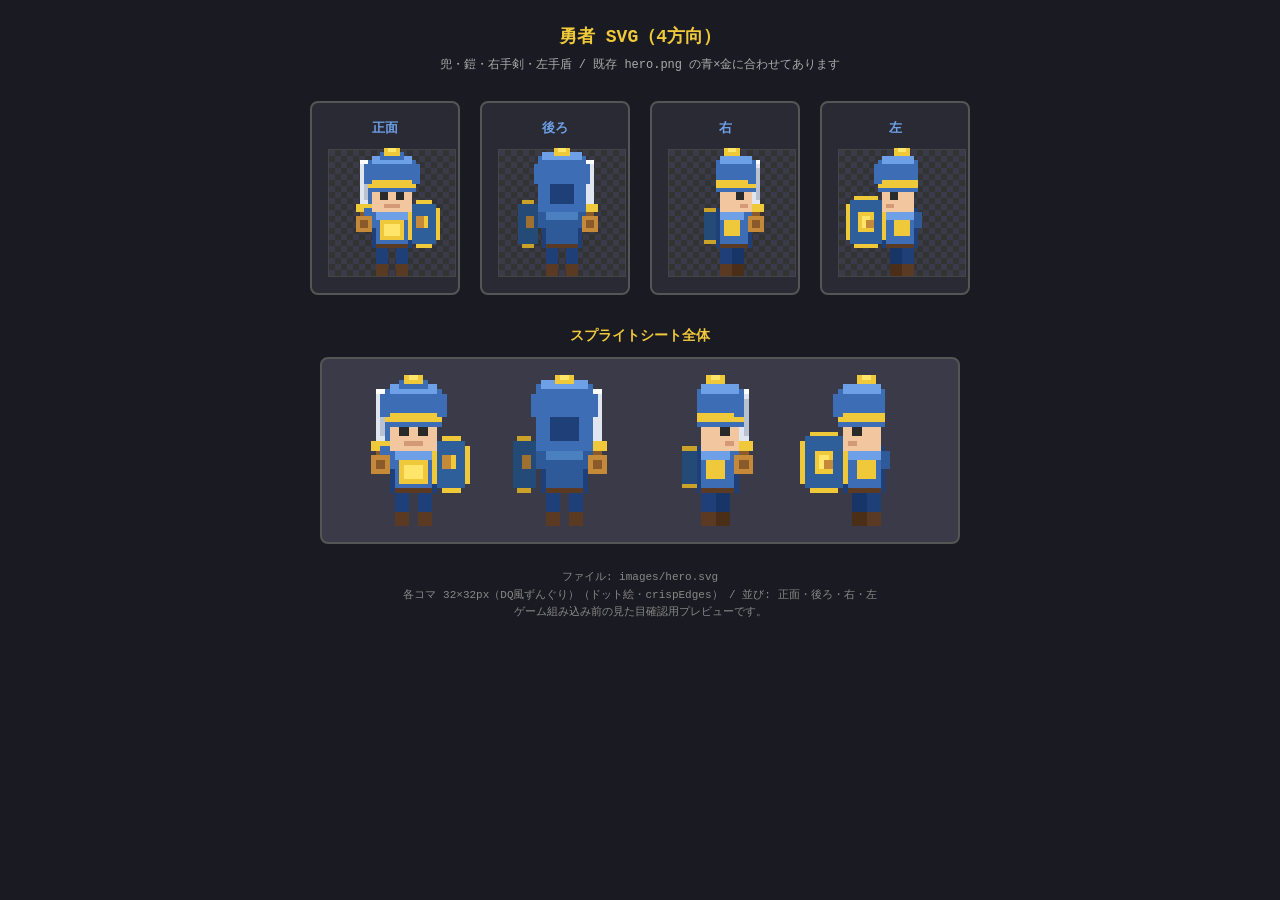
<file: hero-preview.html>
<!DOCTYPE html>
<html lang="ja">
<head>
  <meta charset="UTF-8">
  <meta name="viewport" content="width=device-width, initial-scale=1.0">
  <title>勇者SVGプレビュー — 018-rpg</title>
  <style>
    * { box-sizing: border-box; }
    body {
      margin: 0;
      min-height: 100vh;
      background: #1a1a22;
      color: #eee;
      font-family: "Courier New", monospace;
      padding: 24px 16px 40px;
    }
    h1 {
      text-align: center;
      font-size: 18px;
      color: #f0c93a;
      margin: 0 0 8px;
    }
    p {
      text-align: center;
      font-size: 12px;
      color: #aaa;
      margin: 0 0 28px;
    }
    .row {
      display: flex;
      flex-wrap: wrap;
      justify-content: center;
      gap: 20px;
      max-width: 720px;
      margin: 0 auto 32px;
    }
    .card {
      background: #2a2a35;
      border: 2px solid #555;
      border-radius: 8px;
      padding: 16px;
      width: 150px;
      text-align: center;
    }
    .card h2 {
      margin: 0 0 12px;
      font-size: 13px;
      color: #6ea0e8;
    }
    .stage {
      width: 128px;
      height: 128px;
      margin: 0 auto;
      image-rendering: pixelated;
      background:
        linear-gradient(45deg, #333 25%, transparent 25%),
        linear-gradient(-45deg, #333 25%, transparent 25%),
        linear-gradient(45deg, transparent 75%, #333 75%),
        linear-gradient(-45deg, transparent 75%, #333 75%);
      background-size: 12px 12px;
      background-position: 0 0, 0 6px, 6px -6px, -6px 0;
      background-color: #3a3a48;
      display: flex;
      align-items: flex-end;
      justify-content: center;
      border: 1px solid #444;
    }
    .stage img {
      width: 128px;
      height: 128px;
      image-rendering: pixelated;
    }
    .sheet {
      max-width: 640px;
      margin: 0 auto;
      text-align: center;
    }
    .sheet h2 {
      font-size: 14px;
      color: #f0c93a;
      margin: 0 0 12px;
    }
    .sheet img {
      width: 100%;
      max-width: 640px;
      height: auto;
      image-rendering: pixelated;
      background: #3a3a48;
      border: 2px solid #555;
      border-radius: 8px;
      padding: 16px;
    }
    .note {
      max-width: 640px;
      margin: 20px auto 0;
      font-size: 11px;
      color: #888;
      line-height: 1.6;
    }
  </style>
</head>
<body>
  <h1>勇者 SVG（4方向）</h1>
  <p>兜・鎧・右手剣・左手盾 / 既存 hero.png の青×金に合わせてあります</p>

  <div class="row">
    <div class="card">
      <h2>正面</h2>
      <div class="stage">
        <img src="images/hero-front.svg?v=2" alt="正面" width="128" height="128">
      </div>
    </div>
    <div class="card">
      <h2>後ろ</h2>
      <div class="stage">
        <img src="images/hero-back.svg?v=2" alt="後ろ" width="128" height="128">
      </div>
    </div>
    <div class="card">
      <h2>右</h2>
      <div class="stage">
        <img src="images/hero-right.svg?v=2" alt="右" width="128" height="128">
      </div>
    </div>
    <div class="card">
      <h2>左</h2>
      <div class="stage">
        <img src="images/hero-left.svg?v=2" alt="左" width="128" height="128">
      </div>
    </div>
  </div>

  <div class="sheet">
    <h2>スプライトシート全体</h2>
    <img src="images/hero.svg" alt="勇者4方向スプライト">
    <p class="note">
      ファイル: images/hero.svg<br>
      各コマ 32×32px（DQ風ずんぐり）（ドット絵・crispEdges） / 並び: 正面・後ろ・右・左<br>
      ゲーム組み込み前の見た目確認用プレビューです。
    </p>
  </div>
</body>
</html>
</file>
